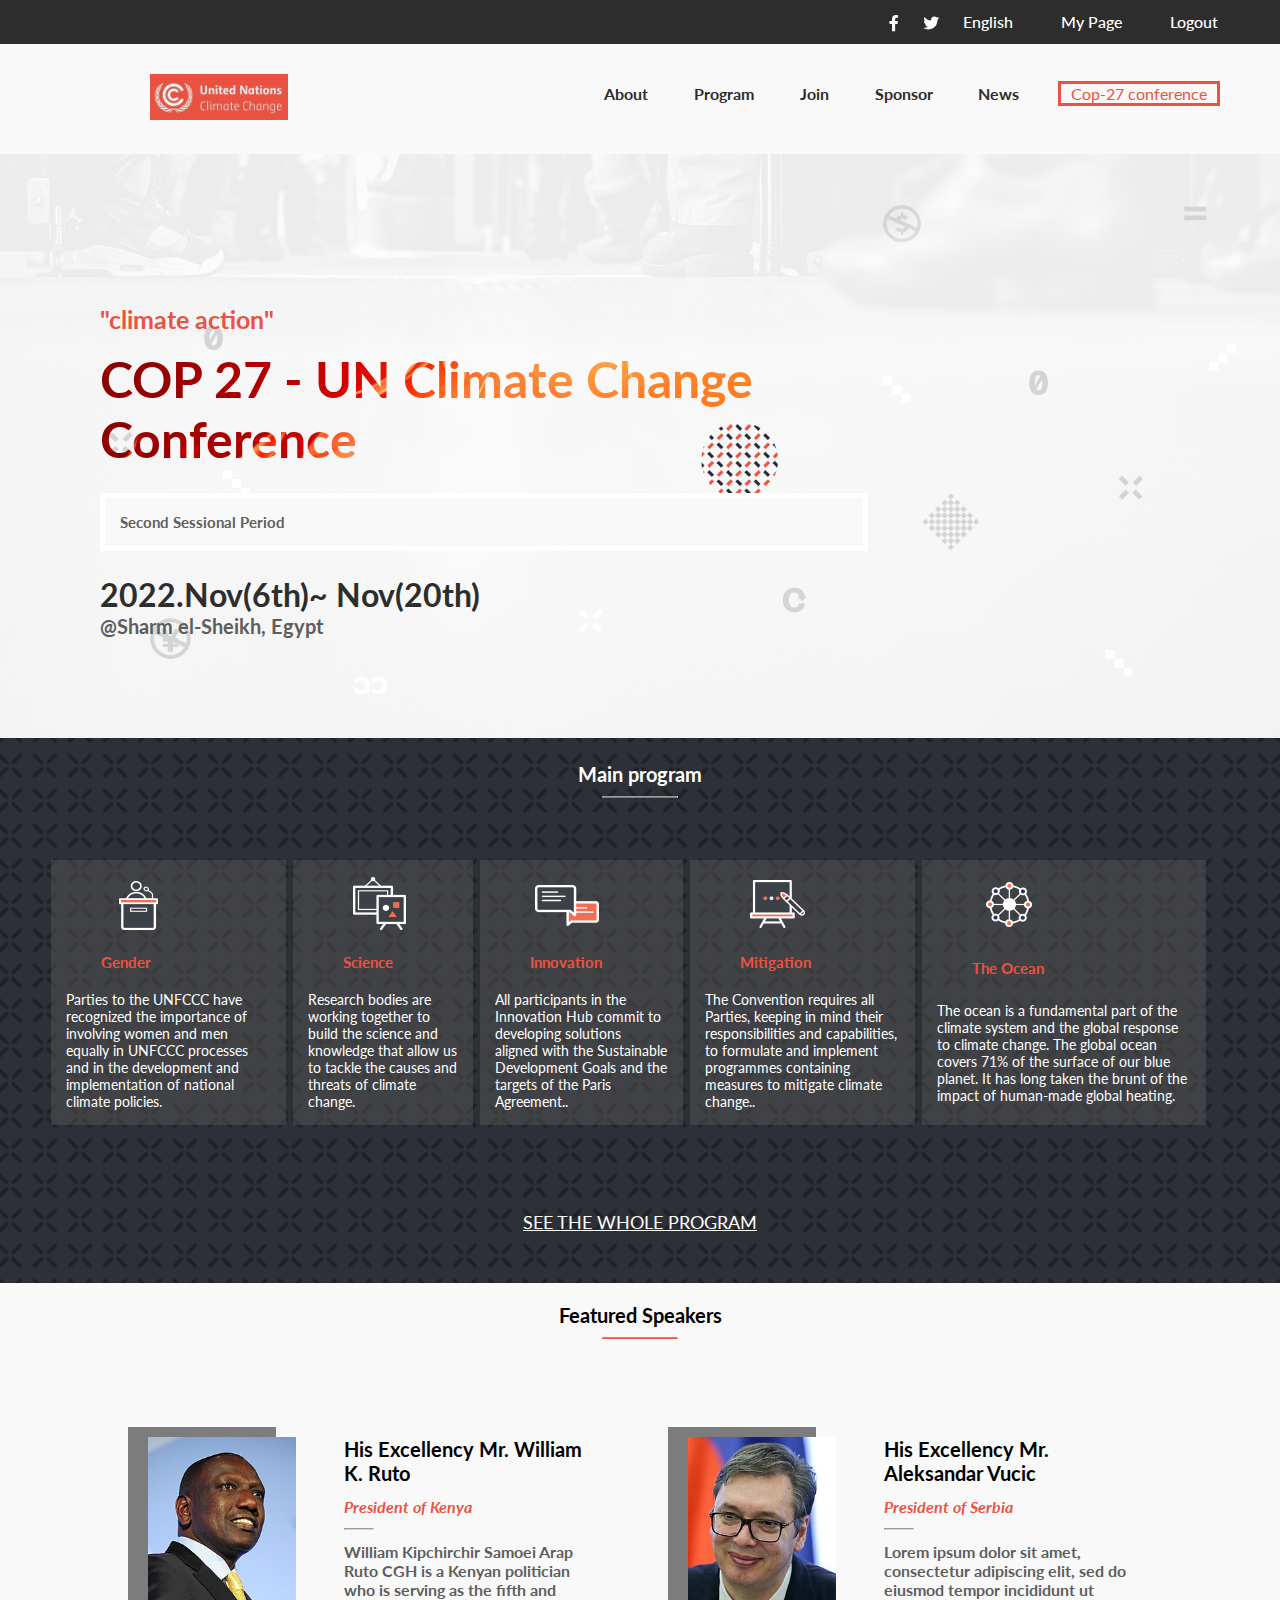
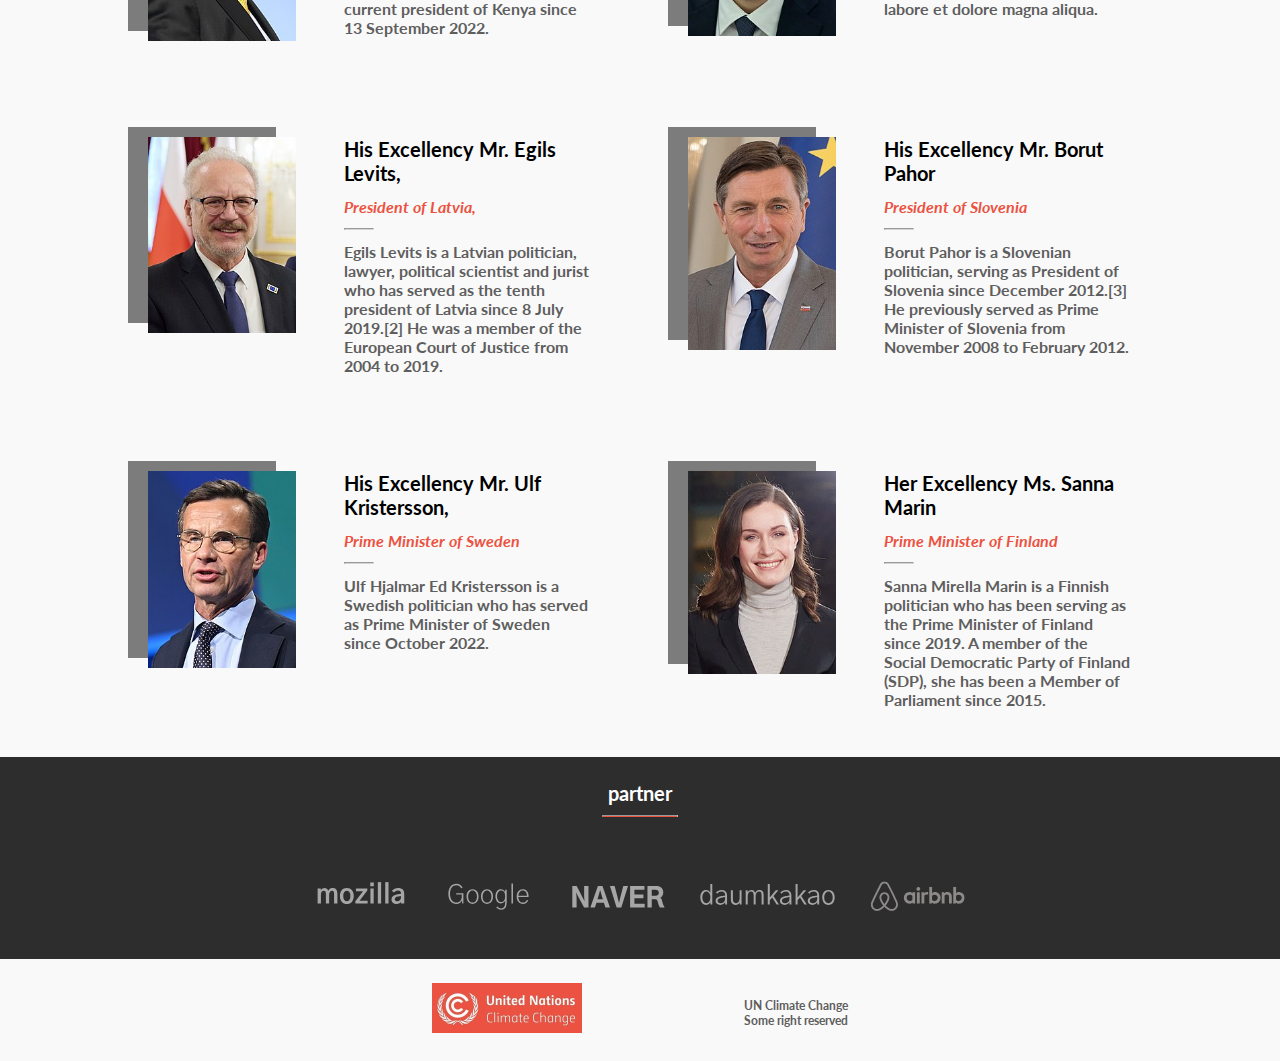
<file: index.html>
<!DOCTYPE html>
<html lang="en">
<head>
    <meta charset="UTF-8">
    <meta http-equiv="X-UA-Compatible" content="IE=edge">
    <meta name="viewport" content="width=device-width, initial-scale=1.0">
    <link rel="stylesheet" href="https://cdnjs.cloudflare.com/ajax/libs/font-awesome/6.0.0/css/all.min.css" 
    integrity="sha512-9usAa10IRO0HhonpyAIVpjrylPvoDwiPUiKdWk5t3PyolY1cOd4DSE0Ga+ri4AuTroPR5aQvXU9xC6qOPnzFeg==" crossorigin="anonymous" referrerpolicy="no-referrer" /> 
    <link rel="stylesheet" href="https://use.fontawesome.com/releases/v5.15.4/css/all.css" 
    integrity="sha384-DyZ88mC6Up2uqS4h/KRgHuoeGwBcD4Ng9SiP4dIRy0EXTlnuz47vAwmeGwVChigm" crossorigin="anonymous"> 
    <link rel="stylesheet" href="styles.css">
    <title>capstone proj one</title>
</head>
<body>
   <!-- Tool bar section  -->
   <header class="header">
    <div class="header-top-bar">
        <ul class="header-top-content">
            <li><i class="fab fa-facebook-f"></i></li>
            <li><i class="fab fa-twitter"></i></li>
            <li><a href="#">English</a></li>
            <li><a href="#">My Page</a></li>
            <li><a href="#">Logout</a></li>
        </ul>
    </div>
    <div class="navigation">
        <div class="logo">
            <a href="index.html">
                <img src="images/logo.jpg" alt="logo">
            </a>
        </div>

    <div id="union" class="burger fas fa-bars"></div>
    <nav class="mobile-menu">
        <a class="menu-link" href="about.html">About</a>
        <a class="menu-link" href="#">Program</a>
        <a class="menu-link" href="#">Join</a>
        <a class="menu-link" href="#">Sponsor</a>
        <a class="menu-link" href="#">News</a>
        <a class="last-menu-link" href="#">Cop-27 conference</a> 
    </nav>
    <nav class="desktop-menu">
        <ul class="header-bottom-content">
            <li><a class="menu-link" href="about.html">About</a></li>
            <li><a class="menu-link" href="#">Program</a></li>
            <li><a class="menu-link" href="#">Join</a></li>
            <li><a class="menu-link" href="#">Sponsor</a></li>
            <li><a class="menu-link" href="#">News</a></li>
            <li><a class="last-menu-link" href="#">Cop-27 conference</a></li>
        </ul>
    </nav>   
    </div> 
   </header>
   <!-- Headline section -->
   <section class="headline">
    <p class="hello-title">"climate action"</p>
    <h1 class="title">COP 27 - UN Climate Change Conference</h1>
    <p class="info-desc">Second Sessional Period</p>
    <p class="date">2022.Nov(6th)~ Nov(20th)</p>
    <P class="venue">@Sharm el-Sheikh, Egypt</P>
   </section>

   <!-- program section -->
   <section class="program">
    <h3 class="program-title"> Main program</h3>
    <hr>
   <div class="program-cards">
    <div class="card lecture">
        <img src="images/program_icon_01.png" class="icon lecture-icon" alt="lecture" />
        <h4 class="card-title">Gender</h4>
        <p class="program-desc">Parties to the UNFCCC have recognized the importance of involving women and men equally in UNFCCC processes and in the development and implementation of national climate policies.</p>
    </div>
    <div class="card exhibition">
        <img src="images/program_icon_02.png" class="icon web-design-icon" alt="exhibition" />
        <h4 class="card-title">Science</h4>
        <p class="program-desc">Research bodies are working together to build the science and knowledge that allow us to tackle the causes and threats of climate change.</p>
    </div>
    <div class="card forum">
        <img src="images/program_icon_03.png" class="icon mobile-icon" alt="forum" />
        <h4 class="card-title">Innovation</h4>
        <p class="program-desc">All participants in the Innovation Hub commit to developing solutions aligned with the Sustainable Development Goals and the targets of the Paris Agreement..</p>
    </div>
    <div class="card workshop">
        <img src="images/program_icon_04.png" class="icon discussion-icon" alt="Discussion" />
        <h4 class="card-title">Mitigation</h4>
        <p class="program-desc">The Convention requires all Parties, keeping in mind their responsibilities and capabilities, to formulate and implement programmes containing measures to mitigate climate change..</p>
    </div>
    <div class="card ignite">
        <img src="images/program_icon_05.png" class="icon community-icon" alt="ignite" />
        <h4 class="card-title">The Ocean</h4>
        <p class="program-desc">The ocean is a fundamental part of the climate system and the global response to climate change. The global ocean covers 71% of the surface of our blue planet. It has long taken the brunt of the impact of human-made global heating.</p>
    </div>
    <button type="submit" class="button-1">join cop 23</button>
   </div>
   <a class="link-1" href="#">SEE THE WHOLE PROGRAM</a>
   </section>
   

   <!-- Featured speakers section -->
   <section class="speakers">
    <h2 class="speaker-title">Featured Speakers</h2>
    <hr>
    <div class="speakers-container"></div>

   </section>

   <!-- partners section -->
   <section class="partners">
    <h2 class="partner-title">partner</h2>
    <hr>
    <div class="partners-list">
        <a rel="noopener noreferrer" target="_blank" href="https://www.mozilla.org/en-US"><img src="images/mozilla.svg" alt="Mozilla"></a>
        <a rel="noopener noreferrer" target="_blank" href="https://www.google.com/en-US"><img src="images/google.svg" alt="Google"></a>
        <a rel="noopener noreferrer" target="_blank" href="https://www.naver.com/en-US"><img src="images/naver.svg" alt="Naver"></a>
        <a rel="noopener noreferrer" target="_blank" href="https://www.daumkakao.com/en-US"><img src="images/daumkakao.svg" alt="Daumkakao"></a>
        <a rel="noopener noreferrer" target="_blank" href="https://www.airbnb.com/en-US"><img src="images/airbnb.svg" alt="Airbnb"></a>
    </div>
   </section>

   <!-- Footer Section -->
   <footer class="footer">
    <a href="index.html"><img src="images/logo.jpg" alt="logo"></a>
    <p class="footer-desc">UN Climate Change <br> Some right reserved</p>
</footer>
<script src="main.js"></script>
</body>
</html>
</file>
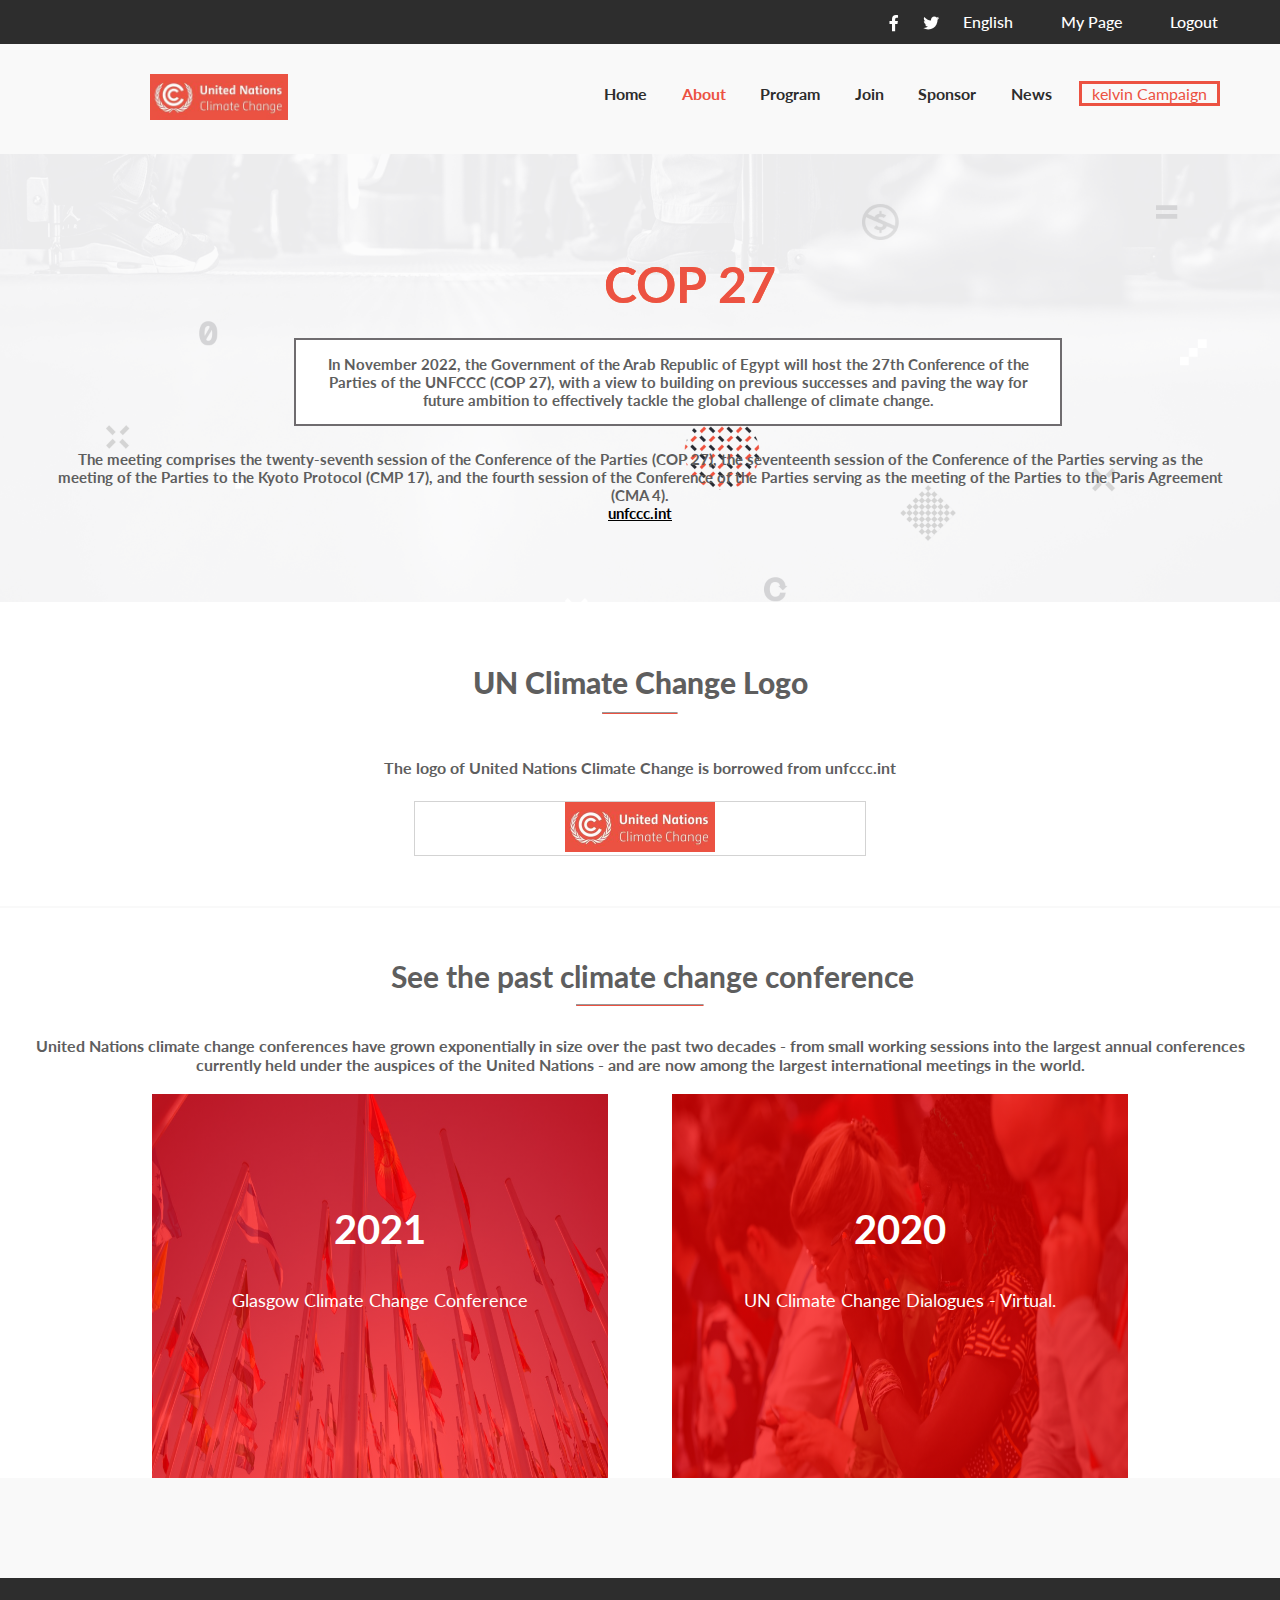
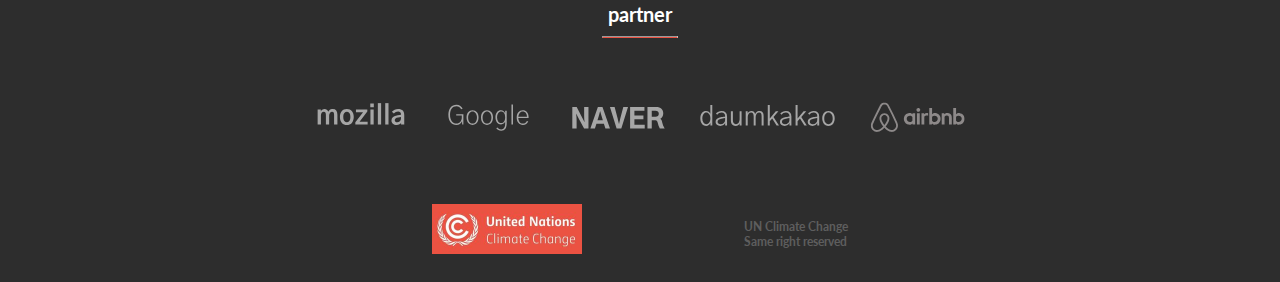
<file: about.html>
<!DOCTYPE html>
<html lang="en">
<head>
    <meta charset="UTF-8">
    <meta http-equiv="X-UA-Compatible" content="IE=edge">
    <meta name="viewport" content="width=device-width, initial-scale=1.0">
    <link rel="stylesheet" href="https://cdnjs.cloudflare.com/ajax/libs/font-awesome/6.0.0/css/all.min.css" 
    integrity="sha512-9usAa10IRO0HhonpyAIVpjrylPvoDwiPUiKdWk5t3PyolY1cOd4DSE0Ga+ri4AuTroPR5aQvXU9xC6qOPnzFeg==" crossorigin="anonymous" referrerpolicy="no-referrer" /> 
    <link rel="stylesheet" href="https://use.fontawesome.com/releases/v5.15.4/css/all.css" 
    integrity="sha384-DyZ88mC6Up2uqS4h/KRgHuoeGwBcD4Ng9SiP4dIRy0EXTlnuz47vAwmeGwVChigm" crossorigin="anonymous"> 
    <link rel="stylesheet" href="about.css">
    <title>capstone proj one</title>
</head>


<body>
    <!-- Toolbar Section -->
    <header class="header">
        <div class="header-top-bar">
            <ul class="header-top-content">
                <li><i class="fab fa-facebook-f"></i></li>
                <li><i class="fab fa-twitter"></i></li>
                <li><a href="#">English</a></li>
                <li><a href="#">My Page</a></li>
                <li><a href="#">Logout</a></li>
            </ul>
        </div>
        <div class="navigation">
            <div class="logo">
                <a href="index.html">
                    <img src="images/logo.jpg" alt="logo">
                </a> 
            </div>
            <div id="union" class="burger fas fa-bars"></div>
            <nav class="mobile-menu">
                <a class="menu-link" href="index.html">Home</a>
                <a class="menu-link" href="#">Program</a>
                <a class="menu-link" href="#">Join</a>
                <a class="menu-link" href="#">Sponsor</a>
                <a class="menu-link" href="#">News</a>
                <a class="last-menu-link" href="#">kelvin Campaign</a>
            </nav>
            <nav class="desktop-menu">
                <ul class="header-bottom-content">
                    <li><a class="menu-link" href="index.html">Home</a></li>
                    <li><a class="menu-link active" href="about.html">About</a></li>
                    <li><a class="menu-link" href="#">Program</a></li>
                    <li><a class="menu-link" href="#">Join</a></li>
                    <li><a class="menu-link" href="#">Sponsor</a></li>
                    <li><a class="menu-link" href="#">News</a></li>
                    <li><a class="last-menu-link" href="#">kelvin Campaign</a></li>
                </ul>
            </nav>
        </div>
    </header>

    <!-- Headline Section -->
    <Section class="headline">
        <p class="hello-title">"Welcome! Lets make the world a better place"</p>
        <h1 class="title">COP 27</h1>
        <p class="info-desc"> In November 2022, the Government of the Arab Republic of Egypt will host the 27th Conference of the Parties of the UNFCCC (COP 27), with a view to building on previous successes and paving the way for future ambition to effectively tackle the global challenge of climate change. </p>
        <p class="please-contact">The meeting comprises the twenty-seventh session of the Conference of the Parties (COP 27), the seventeenth session of the Conference of the Parties serving as the meeting of the Parties to the Kyoto Protocol (CMP 17), and the fourth session of the Conference of the Parties serving as the meeting of the Parties to the Paris Agreement (CMA 4).</p>
        <a href="mailto:workshop2023@pyladies.org" target="_blank">unfccc.int</a>
    </Section>

    <!-- Logo info Section-->
    <section class="logo-info">
        <h2 class="logo-title">UN Climate Change Logo</h2>
        <hr>
        <p class="logo-desc">The logo of United Nations Climate Change is borrowed from unfccc.int</p>
        <a href="index.html"><img src="images/logo.jpg" alt="Logo"></a>    
    </section>

    <!-- Past info Section -->
    <section class="past-info">
        <h2 class="past-info-title">See the past climate change conference</h2>
        <hr>
        <p class="past-info-desc">
            United Nations climate change conferences have grown exponentially in size over the past two decades - from small working sessions into the largest annual conferences currently held under the auspices of the United Nations - and are now among the largest international meetings in the world.</p>
        <div class="last-images">
            <div class="last-image-wrapper wrapper-1">
                <img src="images/past-1.jpg" alt="past"/>
                <div class="last-info info-1">
                    <h3 class="last-year">2021</h3>
                    <p class="last-venue">Glasgow Climate Change Conference</p>
                </div>
            </div>
            <div class="last-image-wrapper wrapper-2">
                <img src="images/past-2.jpg" alt="past"/>
                <div class="last-info">
                    <h3 class="last-year">2020</h3>
                    <p class="last-venue">UN Climate Change Dialogues - Virtual.</p>
                </div>
            </div>
        </div>
        </div>
    </section>

    <!-- partners section -->
   <section class="partners">
    <h2 class="partner-title">partner</h2>
    <hr>
    <div class="partners-list">
        <a rel="noopener noreferrer" target="_blank" href="https://www.mozilla.org/en-US"><img src="images/mozilla.svg" alt="Mozilla"></a>
        <a rel="noopener noreferrer" target="_blank" href="https://www.google.com/en-US"><img src="images/google.svg" alt="Google"></a>
        <a rel="noopener noreferrer" target="_blank" href="https://www.naver.com/en-US"><img src="images/naver.svg" alt="Naver"></a>
        <a rel="noopener noreferrer" target="_blank" href="https://www.daumkakao.com/en-US"><img src="images/daumkakao.svg" alt="Daumkakao"></a>
        <a rel="noopener noreferrer" target="_blank" href="https://www.airbnb.com/en-US"><img src="images/airbnb.svg" alt="Airbnb"></a>
    </div>
   </section>
    <!-- Footer Section -->
    <footer class="footer">
        <a href="index.html"><img src="images/logo.jpg" alt="logo"></a>
        <p class="footer-desc">UN Climate Change<br> Same right reserved</p>
    </footer>


    <script src="main.js"></script>
</body>

</html>
</file>
<file: styles.css>
@import url('https://fonts.googleapis.com/css2?family=Lato&display=swap');

* {
  margin: 0;
  padding: 0;
  box-sizing: border-box;
}

body {
  background-color: #f9f9f9;
  background-size: cover;
}

.header {
  display: flex;
  justify-content: space-between;
  width: 100%;
}

.header-top-bar {
  display: none;
}

.header-bottom-bar {
  position: fixed;
}

.logo,
.desktop-menu {
  display: none;
}

.burger {
  display: block;
  padding-top: 5px;
  cursor: pointer;
  position: absolute;
  z-index: 1000;
  left: 5%;
  margin: 24px;
  font-size: 2rem;
}

.nav a {
  margin-bottom: 40px;
  font-family: "Lato", sans-serif;
  font-size: 32px;
  font-style: normal;
  font-weight: 600;
  line-height: 44px;
  letter-spacing: 0;
  text-align: left;
  text-decoration: none;
  display: block;
}

.mobile-menu {
  display: block;
  list-style: none;
  position: fixed;
  padding: 4rem;
  top: -120%;
  left: 0;
  width: 100%;
  height: 100%;
  background: #d3d3d3;
  opacity: 0.9;
}

.mobile-menu a {
  display: flex;
  font-family: 'Lato', sans-serif;
  font-weight: normal;
  font-size: 20px;
  line-height: 24px;
  align-items: center;
  color: #000;
  padding: 20px;
  list-style-type: none;
  margin-left: 20px;
  margin-right: 20px;
  text-decoration: none;
}

.fa-times::before,
.fa-xmark::before {
  content: "\f00d";
  color: #272a31;
}

.navigation nav.nav-toggle {
  top: 0;
}

a.last-menu-link {
  font-family: 'Lato', sans-serif;
  font-weight: normal;
  width: 100%;
  border: 3px solid #ec5242;
  color: #ec5242;
}

/* Headline Section */
.headline {
  display: flex;
  flex-direction: column;
  background-image: url('images/mobile-home.png');
  background-repeat: no-repeat;
  background-size: 100%;
}

.hello-title {
  font-family: 'Lato', sans-serif;
  font-style: normal;
  font-size: 30px;
  font-weight: bold;
  padding-bottom: 12px;
  margin-top: 150px;
  margin-left: 24px;
  background: none;
  color: #ec5242;
}

h1.title {
  font-family: 'Lato', sans-serif;
  font-style: normal;
  font-size: 40px;
  font-weight: bolder;
  padding-bottom: 24px;
  margin-left: 24px;
  text-align: left;
  background-image: url('images/textbackground.jpeg');
  background-size: 150%;
  color: transparent;
  background-position: 95%;
  -webkit-background-clip: text;
}

.info-desc {
  margin-left: 24px;
  margin-right: 24px;
  font-family: 'Lato', sans-serif;
  font-style: normal;
  text-align: left;
  font-size: 15px;
  font-weight: bold;
  padding: 15px;
  color: #5e5e5e;
  background-color: #f9f9f9;
  border: 5px solid #fff;
}

.date {
  margin-top: 24px;
  margin-left: 24px;
  color: #2d2d2d;
  font-weight: bolder;
  font-family: 'Lato', sans-serif;
  font-size: xx-large;
  background: none;
}

.venue {
  color: #5e5e5e;
  font-weight: bold;
  font-family: 'Lato', sans-serif;
  margin-right: 24px;
  margin-left: 24px;
  margin-bottom: 100px;
  font-size: 15px;
  background: none;
}

/* Program Section */

.program {
  background-image: url('images/main-program-bg.png');
  background-repeat: repeat;
  background-position: center;
  background-size: 35px 35px;
}

.program-title {
  font-family: 'Lato', sans-serif;
  font-size: 20px;
  font-weight: bold;
  text-align: center;
  padding-top: 24px;
  padding-bottom: 10px;
  color: #fff;
  background: none;
}

hr {
  margin-left: 47%;
  margin-right: 47%;
  margin-bottom: 20px;
  border-bottom: 1px solid #ec5242;
}

.program-cards {
  display: flex;
  flex-direction: column;
  background: none;
}

.lecture,
.exhibition,
.forum,
.workshop,
.ignite {
  display: grid;
  grid-template-columns: 1fr 2fr 4fr;
  grid-gap: 5px;
  padding: 15px;
  margin: 12px 24px;
  background-color: rgba(84, 84, 84, 0.5);
}

.lecture:hover,
.exhibition:hover,
.forum:hover,
.workshop:hover,
.ignite:hover {
  border: 2px solid #fff;
}

.card-title {
  color: #ec5242;
  font-family: 'Lato', sans-serif;
  font-size: 15px;
  font-weight: bold;
  text-align: left;
  padding: 15px;
}

.program-desc {
  font-family: 'Lato', sans-serif;
  font-style: normal;
  color: #fff;
  font-size: 14px;
}

.button-1 {
  padding: 24px;
  margin-top: 24px;
  margin-bottom: 24px;
  font-family: 'Lato', sans-serif;
  font-size: large;
  font-weight: bold;
  color: #fff;
  background-color: #ec5242;
  text-align: center;
  align-self: center;
  border: none;
}

.button-1:hover {
  top: calc(50% - 48px / 2);
  color: #ec5242;
  background: #fff;
  border: 1px solid #ec5242;
  box-sizing: border-box;
  border-radius: 8px;
  order: 3;
  box-shadow: 0 8px 16px rgba(236, 104, 104, 0.856);
  cursor: pointer;
}

.button-1:visited {
  color: #000;
  background: #ec5242;
  border: 1px solid #fff;
  box-sizing: border-box;
  cursor: pointer;
}

.link-1 {
  display: none;
}

.speaker-title {
  text-align: center;
  font-family: 'Lato', sans-serif;
  font-size: 20px;
  font-weight: bold;
  padding-top: 20px;
  padding-bottom: 10px;
}

.speaker-picture {
  display: flex;
  flex-direction: row;
  margin: 24px;
}

.speaker-picture img {
  box-shadow: -20px -10px rgba(0, 0, 0, 0.5);
  margin: 24px;
  width: 30%;
  height: 30%;
  object-fit: contain;
  transition: all 0.35s ease-in;
}

.footer a img {
  width: 50%;
}

.speaker-picture img:hover {
  transform: scale(1.2);
}

.speaker-info {
  font-family: 'Lato', sans-serif;
  font-style: normal;
  margin: 24px;
}

.speaker-name {
  font-weight: bold;
  font-size: 20px;
}

.speaker-job {
  font-style: italic;
  color: #ec5242;
  font-weight: bolder;
  margin-top: 12px;
}

.speaker-info hr {
  margin-top: 12px;
  margin-bottom: 12px;
  margin-left: 0;
  width: 30px;
  border-bottom: 1px solid #d3d3d3;
}

.about-speaker {
  font-size: medium;
  font-weight: bolder;
  color: #5e5e5e;
}

/* Partners */

.partners {
  display: block;
  width: 100%;
  background-color: #2d2d2d;
}

.partner-title {
  font-family: 'Lato', sans-serif;
  font-size: 20px;
  font-weight: bold;
  text-align: center;
  padding-top: 24px;
  padding-bottom: 10px;
  color: #fff;
}

.partners-list {
  display: flex;
  flex-direction: row;
  flex-wrap: wrap;
  gap: 15px;
  justify-content: center;
  padding: 40px;
}

/* Footer */

.footer {
  display: flex;
  flex-direction: row;
  justify-content: center;
  gap: 12px;
  padding: 24px;
}

.footer-desc {
  font-family: 'Lato', sans-serif;
  color: #5e5e5e;
  font-size: 12px;
  font-weight: bold;
  margin-top: 15px;
}

@media screen and (min-width: 768px) {
  body {
    margin: 0;
    padding: 0;
    width: 100%;
    height: auto;
  }

  .header {
    display: flex;
    flex-direction: column;
    width: 100%;
  }

  .header-top-bar {
    display: flex;
    flex-direction: column;
    justify-content: space-between;
    background-color: #2d2d2d;
    width: 100%;
  }

  .header-top-content {
    display: flex;
    justify-content: flex-end;
    list-style-type: none;
    background: none;
    margin-right: 3%;
  }

  .header-top-content i {
    padding-left: 24px;
    background: none;
    margin-top: 15px;
    filter: invert(100%);
  }

  .header-top-content a {
    text-decoration: none;
    font-family: 'Lato', sans-serif;
    font-weight: 500;
    line-height: 44px;
    color: #fff;
    padding: 24px;
  }

  .navigation {
    display: grid;
    grid-template-columns: 1fr 2fr;
    margin-top: 30px;
    margin-bottom: 30px;
  }

  .burger,
  .mobile-menu {
    display: none;
  }

  .navigation .logo {
    display: block;
    margin-left: 150px;
    transition: all 0.25s ease-in;
  }

  .logo:hover {
    transform: scale(2);
  }

  .logo a img {
    width: 50%;
  }

  .footer a img {
    width: 50%;
  }

  .desktop-menu {
    width: 100%;
    display: block;
    margin-top: 10px;
  }

  .desktop-menu ul {
    display: flex;
    width: 100%;
    list-style-type: none;
    justify-content: space-between;
    padding-right: 7%;
    padding-left: 20%;
  }

  .menu-link {
    text-decoration: none;
    color: #2d2d2d;
    text-align: center;
    font-family: 'Lato', sans-serif;
    font-weight: bold;
    padding: 7px;
    margin-right: 0;
  }

  .last-menu-link {
    text-decoration: none;
    margin-right: 0;
    padding-right: 10px;
    padding-left: 10px;
  }

  /* Headline Section */
  .headline {
    background-image: url(images/bg-desktop.png);
    background-size: cover;
    background-repeat: no-repeat;
  }

  .hello-title,
  h1.title,
  .info-desc,
  .date,
  .venue {
    margin-left: 100px;
    width: 60%;
  }

  .hello-title {
    padding-bottom: 15px;
    font-size: 25px;
  }

  h1.title {
    font-size: 50px;
  }

  .venue {
    font-size: 20px;
  }

  /* Program Section */
  .program-cards {
    display: flex;
    flex-direction: row;
    margin-top: 50px;
    margin-left: 80px;
    margin-right: 50px;
    gap: 1%;
  }

  .card {
    display: grid;
    grid-template-columns: repeat(auto-fit, minmax(150px, 1fr));
    justify-content: center;
    margin-left: -2.5%;
  }

  .button-1 {
    display: none;
  }

  .icon {
    padding-left: 40px;
  }

  .card-title {
    padding-left: 35px;
  }

  .link-1 {
    display: block;
    text-align: center;
    justify-content: center;
    font-family: 'Lato', sans-serif;
    font-size: large;
    padding: 50px;
    background: none;
    margin-top: 24px;
    color: #fff;
  }

  .link-1:hover {
    color: #ec5242;
    text-align: center;
    letter-spacing: 0.03em;
  }

  /* Speakers Section */
  .speakers-container {
    margin-top: 50px;
    margin-left: 100px;
    margin-right: 100px;
    display: grid;
    grid-template-columns: repeat(2, minmax(0, 1fr));
    justify-content: center;
  }

  .speaker-info {
    width: 50%;
  }

  .speaker-name {
    width: auto;
  }
}
</file>
<file: about.css>
@import "styles.css";

/* Headline Section */

.headline {
  align-items: center;
}

.hello-title {
  padding-bottom: 20px;
}

h1.title {
  color: #ec5242;
  text-align: center;
}

.info-desc {
  border: 2px solid #6f6c6f;
  color: #5e5e5e;
  background-color: #fff;
  margin-bottom: 24px;
  padding: 15px;
  text-align: center;
}

.please-contact,
.headline a {
  color: #5e5e5e;
  text-align: center;
  font-weight: bold;
  font-family: 'Lato', sans-serif;
  font-size: 15px;
  margin-left: 50px;
  margin-right: 50px;
}

.headline a {
  font-weight: bolder;
  color: #000;
  margin-bottom: 80px;
}

/* Logo Info Section */

.logo-info {
  display: flex;
  flex-direction: column;
  padding-top: 50px;
  font-family: 'Lato', sans-serif;
  color: #5e5e5e;
  background-color: #fff;
  font-weight: bold;
}

.logo-title {
  text-align: center;
  font-weight: bolder;
  font-size: 30px;
  background: none;
  margin: 12px;
}

.logo-desc {
  text-align: center;
  padding: 24px;
  background: none;
}

.logo-info a {
  align-self: center;
  padding-left: 150px;
  border: 1px solid #d3d3d3;
  margin-bottom: 50px;
}

.logo-info img {
  width: 50%;
  align-items: center;
}

/* Past Info Section */
.past-info {
  display: flex;
  flex-direction: column;
  align-items: center;
  margin-bottom: 100px;
  margin-top: 2px;
  padding-top: 50px;
  background-color: #fff;
}

.past-info-title {
  font-family: 'Lato', sans-serif;
  text-align: center;
  font-size: 30px;
  font-weight: bold;
  color: #5e5e5e;
  margin-left: 24px;
}

.past-info hr {
  width: 10%;
  margin-top: 10px;
}

.past-info-desc {
  text-align: center;
  margin-top: 10px;
  margin-bottom: 20px;
  font-family: 'Lato', sans-serif;
  font-size: medium;
  font-weight: bold;
  color: #5e5e5e;
  margin-left: 24px;
  margin-right: 24px;
}

.last-images {
  display: flex;
  flex-direction: column;
  gap: 1rem;
  align-items: center;
}

.last-image-wrapper {
  width: 100%;
  height: 30vw;
  position: relative;
  text-align: center;
  margin-left: 24px;
  margin-right: 24px;
}

.last-image-wrapper img {
  width: 100%;
  height: 100%;
}

.last-info {
  font-family: 'Lato', sans-serif;
  padding-top: 7vw;
  width: 100%;
  height: 100%;
  font-size: 18px;
  line-height: 4vw;
  position: absolute;
  top: 50%;
  left: 50%;
  transform: translate(-50%, -50%);
  color: #fff;
  background: linear-gradient(to right, rgba(255, 0, 0, 0.7), rgba(252, 0, 0, 0.7));
}

.last-year {
  font-size: 40px;
  margin-top: 20px;
  margin-bottom: 20px;
}

@media screen and (min-width: 768px) {
  .active {
    color: #ec5242;
  }

  .headline {
    align-items: center;
  }

  .hello-title {
    display: none;
  }

  h1.title {
    color: #ec5242;
    text-align: center;
    margin-top: 100px;
  }

  .info-desc,
  .please-contact,
  .headline a {
    text-align: center;
  }

  .last-images {
    display: flex;
    flex-direction: row;
    gap: 1rem;
    justify-content: center;
    width: 80%;
  }

  .footer {
    background-color: #2d2d2d;
  }
}
</file>
